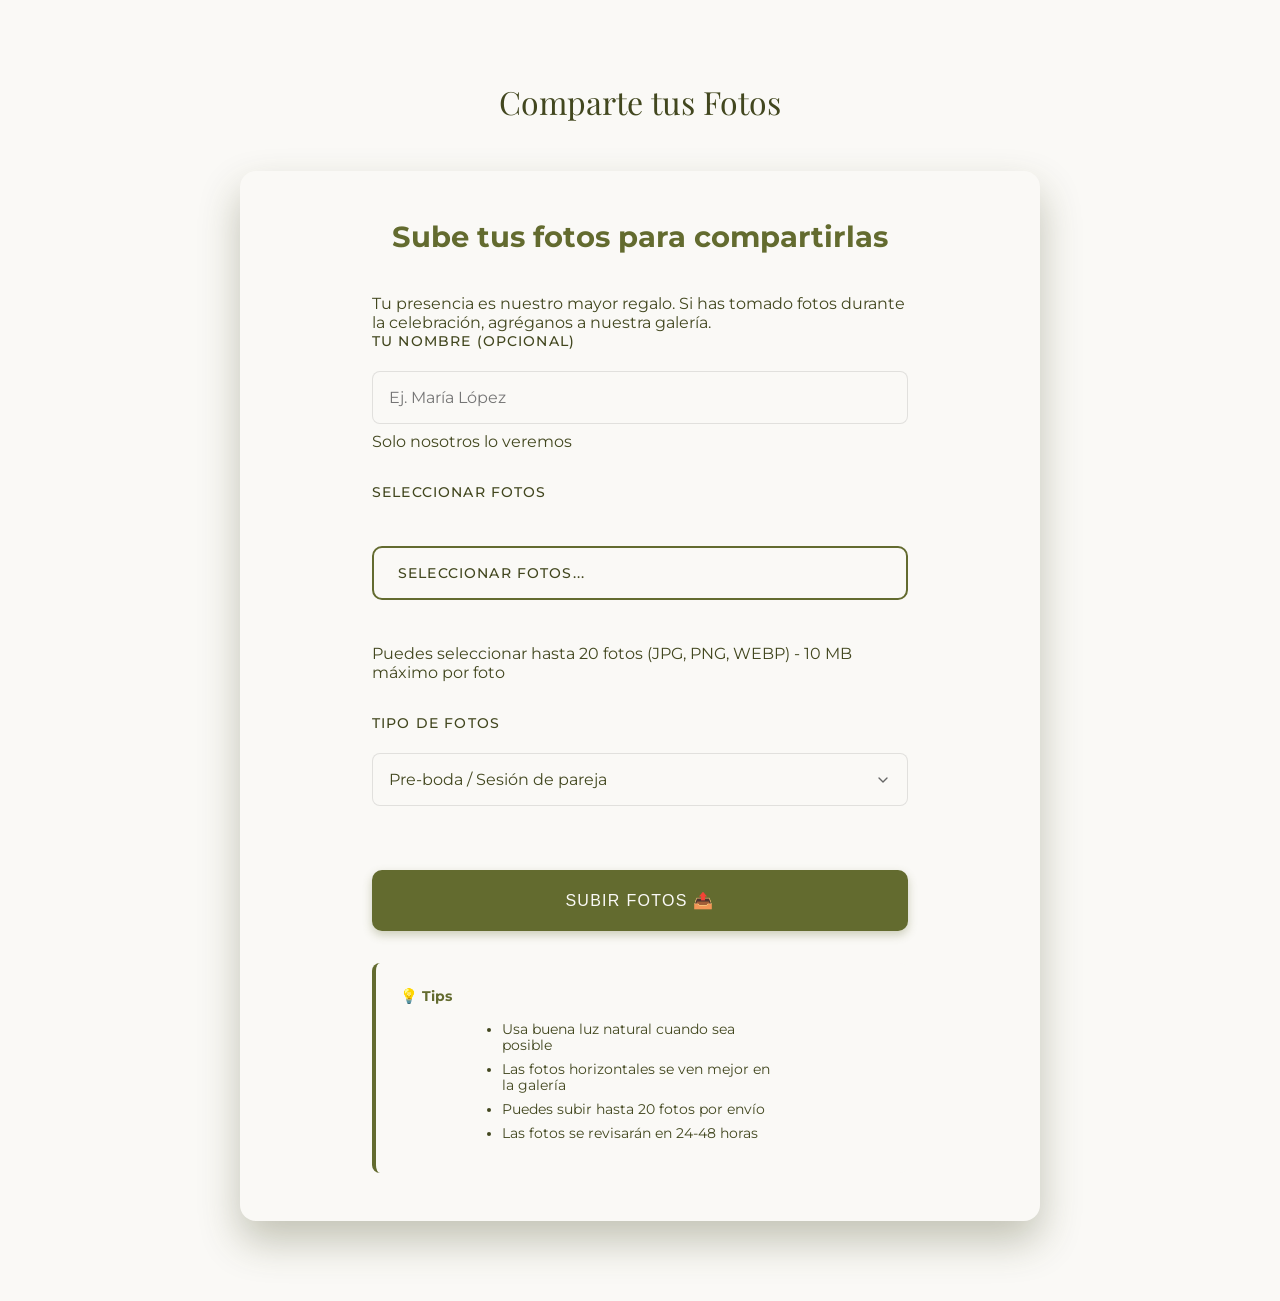
<file: upload.html>
<!DOCTYPE html>
<html lang="es">
<head>
    <meta charset="UTF-8">
    <meta name="viewport" content="width=device-width, initial-scale=1.0">
    <title>Subir Fotos - Nuestra Boda</title>
    <link rel="stylesheet" href="css/style.css">
    <link rel="stylesheet" href="css/upload.css">
    <link href="https://fonts.googleapis.com/css2?family=Montserrat:wght@300;400;500&family=Playfair+Display:ital,wght@0,400;0,600;1,400&display=swap" rel="stylesheet">
    
</head>
<body>
    <!-- Contenedor centralizado -->
    <main class="mobile-container">
        
        <!-- SECCIÓN: Subir Fotos -->
        <section class="upload-section">
            <div class="container">
                <h2 class="section-title">Comparte tus Fotos</h2>
                
                <!-- Contenedor del formulario -->
                <div class="upload-container">
                    <div class="upload-card">
                        <h3 class="upload-titulo">Sube tus fotos para compartirlas</h3>
                        <p>Tu presencia es nuestro mayor regalo. Si has tomado fotos durante la celebración, agréganos a nuestra galería.</p>
                        
                        <!-- Formulario de subida -->
                        <form id="uploadForm">
                            <!-- Nombre del invitado (opcional) -->
                            <div class="form-group">
                                <label for="nombreInvitado">Tu nombre (opcional)</label>
                                <input type="text" id="nombreInvitado" class="form-input" placeholder="Ej. María López">
                                <p class="help">Solo nosotros lo veremos</p>
                            </div>
                            
                            <!-- Archivos a subir -->
                            <div class="form-group">
                                <label for="fotos">Seleccionar fotos</label>
                                <div class="custom-file">
                                    <input type="file" id="fotos" name="fotos" class="form-input custom-file-input" multiple accept="image/*">
                                    <label for="fotos" class="custom-file-label">Seleccionar fotos...</label>
                                </div>
                                <p class="help">Puedes seleccionar hasta 20 fotos (JPG, PNG, WEBP) - 10 MB máximo por foto</p>
                            </div>
                            
                            <!-- Categoría de las fotos -->
                            <div class="form-group">
                                <label for="categoria">Tipo de fotos</label>
                                <select id="categoria" class="form-select" name="categoria">
                                    <option value="pre-wedding">Pre-boda / Sesión de pareja</option>
                                    <option value="ceremonia">Ceremonia</option>
                                    <option value="recepción">Recepción</option>
                                    <option value="fiesta">Fiesta / Diversión</option>
                                </select>
                            </div>
                            
                            <!-- Botón de enviar -->
                            <button type="submit" class="btn-subir">Subir Fotos 📤</button>
                        </form>
                        
                        <!-- Área de estado -->
                        <div class="estado-upload" id="estadoUpload">
                            <div id="spinner" style="width: 30px; height: 30px; margin: 0 auto 1rem; background: var(--verde-oliva); border-radius: 50%; animation: pulse 1.5s infinite;"></div>
                            <p id="mensajeEstado">Preparando carga...</p>
                        </div>
                        
                        <!-- Tips -->
                        <div class="upload-tips">
                            <h4>💡 Tips</h4>
                            <ul>
                                <li>Usa buena luz natural cuando sea posible</li>
                                <li>Las fotos horizontales se ven mejor en la galería</li>
                                <li>Puedes subir hasta 20 fotos por envío</li>
                                <li>Las fotos se revisarán en 24-48 horas</li>
                            </ul>
                        </div>
                    </div>
                </div>
            </div>
        </section>

    </main>

    <script>
        // Configuración de Cloudinary
        const CLOUD_NAME = 'otehk3l8';
        const UPLOAD_PRESET = 'boda-invitados'; // Preset unsigned creado en el panel de Cloudinary
        const API_URL = `https://api.cloudinary.com/v1_1/${CLOUD_NAME}/image/upload`;

        const MAX_FOTOS = 20;
        const MAX_PESO = 10 * 1024 * 1024; // 10 MB por foto
        const TIPOS_PERMITIDOS = ['image/jpeg', 'image/png', 'image/webp', 'image/heic'];

        // Categorías del <select> -> slug que usa la galería
        const CATEGORIAS = {
            'pre-wedding': 'pre-wedding',
            'ceremonia': 'ceremonia',
            'recepción': 'recepcion',
            'recepcion': 'recepcion',
            'fiesta': 'fiesta'
        };

        const estadoUpload = document.getElementById('estadoUpload');
        const mensajeEstado = document.getElementById('mensajeEstado');
        const btnSubir = document.querySelector('.btn-subir');

        // Limpia valores para no romper el formato key=value|key2=value2 de Cloudinary
        function limpiar(valor) {
            return String(valor || '').replace(/[|=\r\n]/g, ' ').trim();
        }

        function escapar(texto) {
            return String(texto).replace(/[&<>"']/g, c => ({
                '&': '&amp;', '<': '&lt;', '>': '&gt;', '"': '&quot;', "'": '&#39;'
            }[c]));
        }

        function validarArchivos(archivos) {
            if (archivos.length === 0) return 'Por favor selecciona al menos una foto.';
            if (archivos.length > MAX_FOTOS) return `Puedes subir un máximo de ${MAX_FOTOS} fotos por envío.`;

            for (const archivo of archivos) {
                if (!TIPOS_PERMITIDOS.includes(archivo.type)) {
                    return `"${archivo.name}" no es una imagen válida (JPG, PNG, WEBP o HEIC).`;
                }
                if (archivo.size > MAX_PESO) {
                    return `"${archivo.name}" pesa ${(archivo.size / 1048576).toFixed(1)} MB y el máximo es 10 MB.`;
                }
            }
            return null;
        }

        document.getElementById('uploadForm').addEventListener('submit', async (e) => {
            e.preventDefault();

            const fileInput = document.getElementById('fotos');
            const nombreInvitado = document.getElementById('nombreInvitado').value.trim();
            const categoriaSeleccionada = document.getElementById('categoria').value;
            const categoria = CATEGORIAS[categoriaSeleccionada] || 'fiesta';

            const archivos = Array.from(fileInput.files);
            const error = validarArchivos(archivos);
            if (error) {
                alert(error);
                return;
            }

            estadoUpload.classList.add('activo');
            estadoUpload.classList.remove('exito', 'error');
            btnSubir.disabled = true;

            let subidas = 0;
            const fallidas = [];

            for (let i = 0; i < archivos.length; i++) {
                const archivo = archivos[i];
                mensajeEstado.textContent = `Subiendo foto ${i + 1} de ${archivos.length}...`;

                // Cloudinary acepta un único archivo por petición: un POST por foto.
                const formData = new FormData();
                formData.append('file', archivo);
                formData.append('upload_preset', UPLOAD_PRESET);
                // El preset no fija carpeta, así que cada categoría cae en su subcarpeta.
                formData.append('asset_folder', `boda-invitados/${categoria}`);
                formData.append('context', `invitado=${limpiar(nombreInvitado)}|categoria=${categoria}`);

                try {
                    const response = await fetch(API_URL, { method: 'POST', body: formData });
                    const result = await response.json();

                    if (result.error) {
                        throw new Error(result.error.message || 'Error desconocido');
                    }
                    subidas++;
                } catch (err) {
                    console.error('Error al subir:', err);
                    fallidas.push({ archivo: archivo.name, error: err.message });
                }
            }

            estadoUpload.classList.remove('activo');
            btnSubir.disabled = false;

            if (fallidas.length === 0) {
                estadoUpload.classList.add('exito');
                mensajeEstado.innerHTML = `✅ ${subidas} ${subidas === 1 ? 'foto subida' : 'fotos subidas'} correctamente. ¡Gracias!`;
            } else if (subidas > 0) {
                estadoUpload.classList.add('error');
                mensajeEstado.innerHTML = `⚠️ ${subidas} subidas, ${fallidas.length} fallidas.<br><small>Falló: ${fallidas.map(f => escapar(f.archivo)).join(', ')}</small>`;
            } else {
                estadoUpload.classList.add('error');
                mensajeEstado.textContent = `Error: ${fallidas[0].error}`;
            }

            if (subidas > 0) {
                setTimeout(() => {
                    document.getElementById('uploadForm').reset();
                    estadoUpload.classList.remove('exito', 'error');
                    mensajeEstado.textContent = 'Preparando carga...';
                }, 5000);
            }
        });
    </script>
</body>
</html>
</file>
<file: css/style.css>
/* Variables Globales (Tu paleta de colores) */
:root {
    --verde-oscuro: #42471F;
    --verde-oliva: #636B2F;
    --verde-medio: #8E9943;
    --verde-pistacho: #B3C255;
    --verde-claro: #D9EB67;
    --crema: #FAF9F6;
    
    --font-serif: 'Playfair Display', serif;
    --font-sans: 'Montserrat', s    ans-serif;
}
/* --- PORTADA (Hero) --- */
/* --- PORTADA (Hero) --- */
.hero {
    position: relative;
    height: 80vh; /* Que ocupe toda la altura de la ventana para más elegancia */
    min-height: 600px;
    
    background-image: url('https://res.cloudinary.com/otehk3l8/image/upload/f_auto,q_auto/IMG_8806_resized'); 
    background-color: var(--verde-medio);
    background-size: cover; 
    
    /* EL SECRETO ESTÁ AQUÍ: 'center 20%' 
       Esto centra la imagen horizontalmente, pero verticalmente muestra el 20% superior.
       Si aún se cortan un poco, bájalo a 10% o 0% (top). Si hay mucho cielo, súbelo a 30%. */
    background-position: center 20%; 
    background-repeat: no-repeat;
    
    display: flex;
    align-items: flex-end;
    justify-content: center;
    padding-bottom: 5rem; /* Subimos un poco el texto para que no quede al ras */
}



/* Reseteo básico */
* {
    margin: 0;
    padding: 0;
    box-sizing: border-box;
    -webkit-tap-highlight-color: transparent; 
}


body {
    background-color: var(--crema);
    font-family: var(--font-sans);
    color: var(--verde-oscuro);
    margin: 0;
    min-height: 100vh;
}

.mobile-container {
    /* Ahora ocupará todo el ancho disponible */
    width: 100%;
    max-width: 100%;
    background-color: var(--crema);
    overflow-x: hidden;
    position: relative;
}


/* Degradado para transición suave hacia el fondo crema */
.overlay {
    position: absolute;
    bottom: 0;
    left: 0;
    width: 100%;
    height: 50%;
    background: linear-gradient(to top, var(--crema) 15%, transparent);
}

.hero-content {
    position: relative;
    z-index: 1;
    text-align: center;
    padding: 0 1.5rem;
}

.subtitle {
    font-size: 0.75rem;
    letter-spacing: 0.2em;
    text-transform: uppercase;
    margin-bottom: 1rem;
}

.title {
    font-family: var(--font-serif);
    font-size: 3.5rem;
    font-weight: 400;
    line-height: 1;
}

.title span {
    font-size: 2.2rem;
    font-style: italic;
    color: var(--verde-oliva);
}

.date-divider {
    width: 50px;
    height: 1px;
    background-color: var(--verde-oscuro);
    margin: 1.5rem auto 1rem;
}

.date {
    font-size: 0.85rem;
    letter-spacing: 0.15em;
}

/* --- CUENTA REGRESIVA --- */
.countdown-section {
    padding: 4rem 2rem;
    text-align: center;
}

.countdown-section h2 {
    font-family: var(--font-serif);
    color: var(--verde-oliva);
    font-size: 1.2rem;
    margin-bottom: 2rem;
    letter-spacing: 0.1em;
    text-transform: uppercase;
}

.countdown-container {
    display: flex;
    justify-content: center;
    align-items: flex-start;
    gap: 0.5rem;
}

.time-box {
    display: flex;
    flex-direction: column;
    align-items: center;
    width: 55px;
}

.time-box span {
    font-family: var(--font-serif);
    font-size: 2.2rem;
    color: var(--verde-oscuro);
}

.time-box p {
    font-size: 0.65rem;
    text-transform: uppercase;
    letter-spacing: 0.1em;
    margin-top: 0.4rem;
}

.colon {
    font-family: var(--font-serif);
    font-size: 1.8rem;
    line-height: 1.1;
    color: var(--verde-medio);
}

/* --- ANIMACIONES --- */
.scroll-anim {
    opacity: 0;
    transform: translateY(30px);
    transition: opacity 0.8s ease-out, transform 0.8s ease-out;
}

.scroll-anim.visible {
    opacity: 1;
    transform: translateY(0);
}



/* Seccion 2 */

/* =========================================
   SECCIONES 2 Y 3: DETALLES E ITINERARIO (MÓVIL)
   ========================================= */
.event-details-wrapper {
    display: flex;
    flex-direction: column;
    gap: 4rem;
    padding: 4rem 1.5rem;
    background-color: var(--crema);
}

.section-title {
    font-family: var(--font-serif);
    color: var(--verde-oliva);
    font-size: 2.5rem;
    text-align: center;
    margin-bottom: 2.5rem;
    font-weight: 400;
}

/* Tarjetas de Ubicación */
.location-card {
    background-color: #fff;
    border: 1px solid rgba(142, 153, 67, 0.2); /* Borde sutil verde-medio */
    padding: 2rem;
    text-align: center;
    border-radius: 8px;
    margin-bottom: 2rem;
    box-shadow: 0 4px 15px rgba(0,0,0,0.03);
}

.location-card h3 {
    font-family: var(--font-serif);
    color: var(--verde-oscuro);
    font-size: 1.5rem;
    margin-bottom: 0.5rem;
}

.location-card .time {
    color: var(--verde-medio);
    font-weight: 600;
    font-size: 0.9rem;
    letter-spacing: 0.1em;
    margin-bottom: 1rem;
}

.location-card .place, .location-card .address {
    font-size: 0.9rem;
    color: var(--verde-oscuro);
    margin-bottom: 0.2rem;
}

.btn-location {
    display: inline-block;
    margin-top: 1.5rem;
    padding: 0.6rem 1.5rem;
    background-color: var(--verde-oliva);
    color: var(--crema);
    text-decoration: none;
    font-size: 0.8rem;
    text-transform: uppercase;
    letter-spacing: 0.1em;
    border-radius: 50px;
    transition: background-color 0.3s;
}

.btn-location:hover {
    background-color: var(--verde-oscuro);
}

/* La línea de tiempo (Ajustada) */
.timeline {
    position: relative;
    max-width: 300px;
    margin: 0 auto;
    padding-left: 24px;
    border-left: 1px solid var(--verde-medio);
}

.timeline-item {
    position: relative;
    margin-bottom: 2.5rem;
}

.timeline-item:last-child {
    margin-bottom: 0;
}

.timeline-dot {
    position: absolute;
    left: -29.5px;
    top: 5px;
    width: 10px;
    height: 10px;
    background-color: var(--crema);
    border: 2px solid var(--verde-oliva);
    border-radius: 50%;
}

.timeline-time {
    font-size: 0.85rem;
    color: var(--verde-medio);
    font-weight: 600;
    margin-bottom: 0.3rem;
    letter-spacing: 0.1em;
}

.timeline-text h3 {
    font-family: var(--font-serif);
    color: var(--verde-oscuro);
    font-size: 1.4rem;
    margin-bottom: 0.3rem;
}

.timeline-text p {
    font-size: 0.85rem;
    color: var(--verde-oscuro);
    opacity: 0.8;
}


/* =========================================
   VENTANAS EMERGENTES (MODALES)
   ========================================= */
.modal-overlay {
    position: fixed;
    top: 0; left: 0; width: 100%; height: 100%;
    background-color: rgba(30, 35, 15, 0.7); /* Fondo oscuro con tono verdoso */
    display: flex;
    align-items: center; justify-content: center;
    z-index: 9999; /* Para que quede encima de TODO */
    
    /* Efecto de aparecer suavemente */
    opacity: 0; pointer-events: none;
    transition: opacity 0.3s ease;
}

.modal-overlay.active {
    opacity: 1; pointer-events: auto;
}

.modal-content {
    background-color: var(--crema);
    width: 90%; max-width: 450px;
    border-radius: 12px; padding: 2rem 1.5rem;
    position: relative; text-align: center;
    box-shadow: 0 15px 30px rgba(0,0,0,0.3);
    
    /* Efecto de deslizarse hacia arriba */
    transform: translateY(30px); transition: transform 0.3s ease;
}

.modal-overlay.active .modal-content {
    transform: translateY(0);
}

.close-btn {
    position: absolute; top: 5px; right: 15px;
    font-size: 2.2rem; background: none; border: none;
    color: var(--verde-oscuro); cursor: pointer;
}

.modal-content h3 {
    font-family: var(--font-serif); color: var(--verde-oliva);
    font-size: 1.6rem; margin-bottom: 1.2rem; margin-top: 0.5rem;
}

.modal-gallery img {
    width: 100%; height: 160px; object-fit: cover;
    border-radius: 8px; margin-bottom: 1.5rem;
}

.modal-map {
    width: 100%; border-radius: 8px; overflow: hidden; margin-bottom: 1.5rem;
    border: 1px solid rgba(0,0,0,0.1);
}

/* Modificador para que el botón ocupe todo el ancho */
.btn-full { 
    display: block; width: 100%; 
    box-sizing: border-box; 
}

.modal-icon {
    display: flex;
    justify-content: center;
    align-items: center;
    padding: 1rem 0;
    margin-bottom: 1rem;
}

.modal-icon svg {
    width: 60px;
    height: 60px;
    opacity: 0.85; /* Lo suaviza un poco para que sea elegante */
}


/* =========================================
   SECCIÓN 4: EXTRAS (PARALLAX) - MÓVIL
   ========================================= */
.extras-section {
    position: relative;
    padding: 5rem 1.5rem;
    
    /* EL EFECTO PARALLAX ESTÁ EN ESTAS 4 LÍNEAS */
    background-image: url('../assets/fondo-parallax.jpg'); /* Añade una foto a tus assets */
    background-attachment: fixed; 
    background-position: center;
    background-size: cover;
}

.parallax-overlay {
    position: absolute;
    top: 0; left: 0; width: 100%; height: 100%;
    /* Ponemos tu verde oscuro con un 85% de opacidad para tapar un poco la foto */
    background-color: rgba(66, 71, 31, 0.85); 
    z-index: 1;
}

.extras-content {
    position: relative;
    z-index: 2; /* Asegura que las tarjetas queden por encima del fondo oscuro */
    display: flex;
    flex-direction: column;
    gap: 3rem;
}

/* Tarjetas flotantes */
.extra-card {
    background-color: var(--crema);
    padding: 3rem 2rem;
    border-radius: 12px;
    text-align: center;
    box-shadow: 0 15px 30px rgba(0,0,0,0.3);
}

.extra-card h3 {
    font-family: var(--font-serif);
    color: var(--verde-oliva);
    font-size: 2rem;
    margin-bottom: 1rem;
}

.dress-code {
    font-size: 1.2rem;
    font-weight: 600;
    color: var(--verde-oscuro);
    margin-bottom: 1rem;
    letter-spacing: 0.1em;
    text-transform: uppercase;
}

.dress-note, .gift-note {
    font-size: 0.9rem;
    color: var(--verde-oscuro);
    line-height: 1.6;
    margin-bottom: 1.5rem;
}

/* Círculos de color */
.color-palette {
    display: flex;
    justify-content: center;
    gap: 1rem;
}

.color-circle {
    width: 30px;
    height: 30px;
    border-radius: 50%;
    border: 2px solid var(--crema);
    box-shadow: 0 2px 5px rgba(0,0,0,0.3);
}

/* Caja de datos bancarios */
.bank-details {
    background-color: rgba(142, 153, 67, 0.15); /* Verde medio súper clarito */
    padding: 1.5rem;
    border-radius: 8px;
    text-align: left;
    font-size: 0.9rem;
    color: var(--verde-oscuro);
}

.bank-details p {
    margin-bottom: 0.4rem;
}
/* Botones de Mesas de Regalos */
.registry-buttons {
    display: flex;
    flex-direction: column;
    gap: 1rem;
    margin-bottom: 2rem;
}

.btn-registry {
    display: block;
    padding: 0.8rem;
    border: 1px solid var(--verde-oliva);
    color: var(--verde-oliva);
    text-decoration: none;
    font-size: 0.85rem;
    text-transform: uppercase;
    letter-spacing: 0.1em;
    border-radius: 8px;
    transition: all 0.3s ease;
}

/* Efecto al pasar el mouse por encima (Hover) */
.btn-registry:hover {
    background-color: var(--verde-oliva);
    color: var(--crema);
}

/* Línea separadora con texto centrado */
.gift-divider {
    position: relative;
    text-align: center;
    margin-bottom: 2rem;
}

.gift-divider::before {
    content: '';
    position: absolute;
    top: 50%;
    left: 0;
    width: 100%;
    height: 1px;
    background-color: rgba(142, 153, 67, 0.3); /* Línea sutil */
    z-index: 1;
}

.gift-divider span {
    position: relative;
    background-color: var(--crema); /* Fondo igual al de la tarjeta para cortar la línea */
    padding: 0 1rem;
    color: var(--verde-medio);
    font-size: 0.8rem;
    text-transform: uppercase;
    letter-spacing: 0.15em;
    z-index: 2;
}
/* =========================================
   SECCIÓN 5: RSVP (FORMULARIO)
   ========================================= */
.rsvp-section {
    padding: 6rem 1.5rem;
    background-color: var(--crema);
    display: flex;
    justify-content: center;
}

.rsvp-container {
    background-color: #fff;
    width: 100%;
    max-width: 600px;
    padding: 3rem 2rem;
    border-radius: 12px;
    text-align: center;
    box-shadow: 0 10px 40px rgba(0,0,0,0.05);
    border: 1px solid rgba(142, 153, 67, 0.1);
}


.rsvp-text {
    font-size: 0.95rem;
    color: var(--verde-oscuro);
    line-height: 1.6;
    margin-bottom: 2.5rem;
}

.rsvp-form {
    text-align: left;
    display: flex;
    flex-direction: column;
    gap: 1.5rem;
}

.form-group {
    display: flex;
    flex-direction: column;
    gap: 0.5rem;
}

.form-group label {
    font-size: 0.85rem;
    color: var(--verde-oscuro);
    font-weight: 600;
    text-transform: uppercase;
    letter-spacing: 0.1em;
}

.form-group input, 
.form-group select, 
.form-group textarea {
    width: 100%;
    padding: 1rem;
    border: 1px solid rgba(0,0,0,0.1);
    border-radius: 8px;
    background-color: var(--crema);
    font-family: var(--font-sans);
    color: var(--verde-oscuro);
    font-size: 1rem;
    transition: border-color 0.3s;
}

.form-group input:focus, 
.form-group select:focus, 
.form-group textarea:focus {
    outline: none;
    border-color: var(--verde-oliva);
}

.btn-rsvp {
    background-color: var(--verde-oliva);
    color: var(--crema);
    border: none;
    padding: 1.2rem;
    font-size: 0.9rem;
    text-transform: uppercase;
    letter-spacing: 0.15em;
    border-radius: 8px;
    cursor: pointer;
    margin-top: 1rem;
    transition: background-color 0.3s;
}

.btn-rsvp:hover {
    background-color: var(--verde-oscuro);
}

/* =========================================
   FOOTER (PIE DE PÁGINA)
   ========================================= */
.site-footer {
    background-color: var(--verde-oscuro);
    color: var(--crema);
    text-align: center;
    padding: 4rem 2rem;
}

.footer-names {
    font-family: var(--font-serif);
    font-size: 2.5rem;
    margin-bottom: 0.5rem;
    color: var(--verde-claro);
}

.footer-date {
    font-size: 1rem;
    letter-spacing: 0.3em;
    margin-bottom: 2rem;
    opacity: 0.8;
}

.footer-credits {
    font-size: 0.75rem;
    opacity: 0.5;
    letter-spacing: 0.1em;
    text-transform: uppercase;
}

.footer-links {
    margin-top: 2rem;
    padding-top: 2rem;
    border-top: 1px solid var(--verde-oliva);
    display: flex;
    gap: 2rem;
    justify-content: center;
}

.footer-link {
    display: inline-block;
    padding: 0.8rem 1.5rem;
    background: var(--verde-oliva);
    color: var(--crema);
    text-decoration: none;
    font-size: 0.85rem;
    font-weight: 500;
    text-transform: uppercase;
    letter-spacing: 0.1em;
    border-radius: 50px;
    transition: all 0.3s ease;
    box-shadow: 0 4px 10px rgba(99, 107, 47, 0.3);
}

.footer-link:hover {
    background: var(--verde-oscuro);
    transform: translateY(-2px);
    box-shadow: 0 6px 15px rgba(99, 107, 47, 0.4);
}



/* --- BOTONES DE SELECCIÓN (RADIO BUTTONS) --- */
.attendance-options {
    display: flex;
    flex-direction: column; /* Apilados en celular */
    gap: 1rem;
    margin-top: 0.5rem;
}

.radio-card {
    cursor: pointer;
    flex: 1; /* Para que en PC ocupen la mitad cada uno */
}

/* Ocultamos el circulito feo nativo del radio button */
.radio-card input {
    display: none; 
}

/* Diseñamos la etiqueta como si fuera un botón */
.radio-label {
    display: block;
    padding: 1rem;
    border: 1px solid rgba(142, 153, 67, 0.3); /* Borde verde oliva sutil */
    border-radius: 8px;
    text-align: center;
    color: var(--verde-oscuro);
    background-color: var(--crema);
    font-size: 0.95rem;
    transition: all 0.3s ease;
}

/* ESTADO SELECCIONADO: Cuando el usuario hace clic */
.radio-card input:checked + .radio-label {
    background-color: var(--verde-oliva);
    color: var(--crema);
    border-color: var(--verde-oliva);
    box-shadow: 0 4px 10px rgba(142, 153, 67, 0.3);
}

/* Efecto hover suave (para PC) */
.radio-card:hover .radio-label {
    border-color: var(--verde-oliva);
}
/* =========================================
   GALERÍA DE FOTOS (MÓVIL)
   ========================================= */
.gallery-section {
    padding: 5rem 1.5rem;
    background-color: var(--crema);
}

.gallery-grid {
    display: grid;
    grid-template-columns: repeat(2, 1fr); /* 2 columnas en celular */
    gap: 1rem;
    grid-auto-rows: 150px; /* Altura base de las fotos en móvil */
}

.gallery-item {
    border-radius: 8px;
    overflow: hidden;
    position: relative;
    box-shadow: 0 4px 15px rgba(0,0,0,0.05);
}

/* Efecto al pasar el ratón (Hover) */
.gallery-item img {
    width: 100%;
    height: 100%;
    object-fit: cover;
    transition: transform 0.5s ease;
}

.gallery-item:hover img {
    transform: scale(1.08); /* Zoom sutil y elegante */
}

/* Modificadores para crear el efecto Collage/Masonry */
.item-tall {
    grid-row: span 2; /* Ocupa el doble de alto */
}

.item-wide {
    grid-column: span 2; /* Ocupa el doble de ancho */
}
/* --- CLASES PARA FOTOS EXTRA --- */
.foto-extra.hidden {
    display: none; /* Las oculta completamente */
}
/* --- CLASES PARA ANIMACIÓN DE LA GALERÍA --- */
.foto-extra.hidden {
    display: none; 
}

/* Le quitamos el ".foto-extra" al principio para que CUALQUIER foto pueda usar la animación */
.mostrar-animado {
    animation: aparecerSuave 0.6s ease-out forwards;
}

@keyframes aparecerSuave {
    0% { 
        opacity: 0; 
        transform: translateY(40px) scale(0.98); 
    }
    100% { 
        opacity: 1; 
        transform: translateY(0) scale(1); 
    }
}

.btn-gallery-container {
    text-align: center;
    margin-top: 3rem;
}


/* =========================================
   EFECTO COMPRESIÓN (GALERÍA EXTRA)
   ========================================= */
.wrapper-colapsable {
    display: grid;
    grid-template-rows: 0fr;
    transition: grid-template-rows 0.8s cubic-bezier(0.4, 0, 0.2, 1);
}

.wrapper-colapsable.abierto {
    grid-template-rows: 1fr;
}

.wrapper-inner {
    overflow: hidden;
    padding-top: 1rem; /* Espaciado para igualar el gap en celular */
}

@media (min-width: 768px) {
    .wrapper-inner {
        padding-top: 1.5rem; /* Espaciado para igualar el gap en PC */
    }
}
/* =========================================
   NUESTRA HISTORIA (MÓVIL)
   ========================================= */
.story-section {
    padding: 5rem 1.5rem;
    background-color: var(--crema);
}

.story-container {
    display: flex;
    flex-direction: column;
    gap: 2rem;
    max-width: 1000px;
    margin: 0 auto;
}

.story-image img {
    width: 100%;
    height: 400px;
    object-fit: cover;
    border-radius: 12px;
    box-shadow: 0 10px 30px rgba(0,0,0,0.1);
}

.story-content {
    text-align: center;
}

.story-text {
    font-size: 1rem;
    line-height: 1.8;
    color: var(--verde-oscuro);
    margin-bottom: 2.5rem;
}

/* Hitos (Fechas clave) */
.milestones {
    display: flex;
    flex-direction: column;
    gap: 1.5rem;
    border-top: 1px solid rgba(142, 153, 67, 0.3); /* Línea verde oliva sutil */
    padding-top: 2rem;
}

.milestone-item {
    display: flex;
    flex-direction: column;
    align-items: center;
}

.milestone-year {
    font-family: var(--font-serif);
    font-size: 1.5rem;
    color: var(--verde-oliva);
    margin-bottom: 0.2rem;
}

.milestone-desc {
    font-size: 0.85rem;
    text-transform: uppercase;
    letter-spacing: 0.1em;
    color: var(--verde-oscuro);
}
/* =========================================
   LIGHTBOX (VISOR DE FOTOS)
   ========================================= */
.lightbox-modal {
    display: none; /* Oculto por defecto */
    position: fixed;
    z-index: 9999; /* Por encima de absolutamente todo */
    left: 0;
    top: 0;
    width: 100%;
    height: 100%;
    background-color: rgba(0, 0, 0, 0.9); /* Fondo negro casi sólido */
    justify-content: center;
    align-items: center;
    touch-action: none;
}

/* La imagen ampliada */
.lightbox-content {
    max-width: 95%;
    max-height: 90vh; /* Para que nunca sea más alta que la pantalla */
    border-radius: 8px;
    box-shadow: 0 4px 25px rgba(0,0,0,0.5);
    animation: zoomIn 0.3s ease; /* Efecto suave de aparición */
    object-fit: contain;
    transition: transform 0.1s ease-out; /* Suaviza el acercamiento */


    -webkit-user-select: none;
    user-select: none;
    -webkit-tap-highlight-color: transparent;
}

/* El botón de cerrar (X) */
.lightbox-close {
    position: absolute;
    top: 20px;
    right: 35px;
    color: #ffffff;
    font-size: 40px;
    font-weight: bold;
    cursor: pointer;
    transition: color 0.3s;
    z-index: 10000;
}

.lightbox-close:hover {
    color: var(--verde-oliva);
}

/* Animación */
@keyframes zoomIn {
    from { transform: scale(0.9); opacity: 0; }
    to { transform: scale(1); opacity: 1; }
}

/* Hacer que el cursor indique que la foto se puede tocar */
.gallery-item img {
    cursor: pointer; 
}



@media (min-width: 768px) {
    .hero {
        height: 100vh; /* 100% del alto de la ventana en PC */
        padding-bottom: 5rem; /* Subimos un poco más el texto en PC */
    }

    /* --- SECCIONES 2 Y 3 EN PC (CSS GRID) --- */
    .event-details-wrapper {
        display: grid;
        grid-template-columns: 1fr 1fr; /* Divide la pantalla en dos mitades iguales */
        gap: 6rem; /* Separación amplia entre la información y el itinerario */
        padding: 6rem 10%;
        align-items: start; /* Para que las columnas no se estiren forzosamente hacia abajo */
    }

    .section-title {
        text-align: left; /* Alineamos los títulos a la izquierda en PC */
        font-size: 3rem;
        margin-bottom: 3.5rem;
    }

    /* Ajustes de las tarjetas para PC */
    .location-card {
        text-align: left;
        padding: 2.5rem;
    }

    .timeline {
        margin: 0; /* Quitamos el centrado de móvil */
        max-width: 100%;
    }
    /* --- SECCIÓN 4 EN PC --- */
    .extras-section {
        padding: 8rem 10%;
    }

    .extras-content {
        flex-direction: row; /* Coloca una tarjeta junto a la otra */
        gap: 5rem; /* Separación amplia */
    }

    .extra-card {
        flex: 1; /* Ambas tarjetas ocupan exactamente el mismo ancho (50%) */
        padding: 4rem 3rem;
    }
    /* --- SECCIÓN 5: RSVP EN PC --- */
    .rsvp-container {
        flex-direction: row; /* Coloca la imagen a la izquierda y el form a la derecha */
        align-items: stretch; /* Hace que la foto y el form tengan la misma altura */
    }

    .rsvp-image {
        width: 45%; /* La foto ocupa casi la mitad de la tarjeta */
        height: auto; /* Se ajusta automáticamente a la altura del formulario */
    }

    .rsvp-content {
        width: 55%; /* El formulario ocupa el resto */
        padding: 4rem; /* Más espacio interior para que respire en PC */
    }
    .attendance-options {
        flex-direction: row; /* Uno al lado del otro en PC */
    }
    /* --- GALERÍA EN PC --- */
    .gallery-section {
        padding: 6rem 10%;
    }

    .gallery-grid {
        grid-template-columns: repeat(4, 1fr); /* 4 columnas en PC */
        grid-auto-rows: 250px; /* Fotos más altas */
        gap: 1.5rem;
        grid-auto-flow: dense;
    }
    /* --- NUESTRA HISTORIA EN PC --- */
    .story-section {
        padding: 8rem 10%;
    }

    .story-container {
        flex-direction: row; /* Coloca imagen y texto lado a lado */
        align-items: center;
        gap: 5rem;
    }

    .story-image {
        flex: 1; /* Ocupa la mitad del espacio */
    }

    .story-image img {
        height: 550px; /* Foto más alta en PC */
    }

    .story-content {
        flex: 1; /* Ocupa la otra mitad */
        text-align: left; /* Alineamos a la izquierda para mayor elegancia */
    }

    .milestones {
        flex-direction: row; /* Ponemos los hitos en horizontal */
        justify-content: flex-start;
        gap: 3rem;
    }

    .milestone-item {
        align-items: flex-start; /* Alinear texto de los hitos a la izquierda */
    }
}
</file>
<file: css/upload.css>
/* --- DISEÑO PROPIO PARA UPLOAD --- */
.upload-section {
    padding: 5rem 1.5rem;
    background: var(--crema);
    min-height: 100vh;
}

.upload-section .section-title {
    text-align: center;
    margin-bottom: 3rem;
    color: var(--verde-oscuro);
    font-size: 2rem;
}

.upload-container {
    max-width: 800px;
    margin: 0 auto;
    
    border-radius: 16px;
    overflow: hidden;
    box-shadow: 0 20px 40px rgba(66, 71, 31, 0.3);
}

.upload-card {
    background: var(--crema);
    padding: 3rem 2rem;
    max-width: 600px;
    margin: 0 auto;
}

.upload-titulo {
    text-align: center;
    margin-bottom: 2.5rem;
    color: var(--verde-oliva);
    font-size: 1.8rem;
}

.upload-titulo span {
    color: var(--verde-oscuro);
    font-size: 0.9rem;
}

.form-group {
    margin-bottom: 2rem;
}

.form-group label {
    display: block;
    margin-bottom: 0.8rem;
    font-size: 0.9rem;
    font-weight: 500;
    text-transform: uppercase;
    letter-spacing: 0.08em;
    color: var(--verde-oscuro);
}

.form-input, 
.form-select {
    width: 100%;
    padding: 1rem 1.2rem;
    background: var(--crema);
    border: 2px solid rgba(142, 153, 67, 0.3);
    border-radius: 10px;
    font-family: var(--font-sans);
    font-size: 1rem;
    transition: all 0.3s ease;
    box-sizing: border-box;
}

.form-input:hover,
.form-select:hover {
    border-color: var(--verde-oliva);
}

.form-input:focus,
.form-select:focus {
    outline: none;
    border-color: var(--verde-oliva);
    box-shadow: 0 0 0 4px rgba(99, 107, 47, 0.15);
}

.custom-file {
    display: block;
    margin: 1.5rem 0;
}

.custom-file-input {
    display: none;
}

.custom-file-label {
    display: inline-block;
    padding: 1rem 1.5rem;
    color: var(--crema);
    border-radius: 10px;
    font-size: 0.9rem;
    font-weight: 500;
    text-transform: uppercase;
    letter-spacing: 0.08em;
    cursor: pointer;
    transition: background 0.3s;
    border: 2px solid var(--verde-oliva);
}

.custom-file-label:hover {
    background: var(--verde-oscuro);
    color: white;
}

.custom-file-label:focus {
    outline: none;
    border-color: var(--verde-oscuro);
}

.form-select {
    appearance: none;
    background-image: url("data:image/svg+xml;charset=UTF-8,%3Csvg xmlns='http://www.w3.org/2000/svg' width='16' height='16' viewBox='0 0 24 24' fill='none' stroke='%23666' stroke-width='2' stroke-linecap='round' stroke-linejoin='round'%3E%3Cpath d='M6 9l6 6l6-6'%3E%3C/path%3E%3C/svg%3E");
    background-repeat: no-repeat;
    background-position: right 1rem center;
    padding-right: 3rem;
}

.btn-subir {
    width: 100%;
    padding: 1.3rem;
    background: var(--verde-oliva);
    color: var(--crema);
    border: none;
    border-radius: 10px;
    font-size: 1rem;
    font-weight: 500;
    text-transform: uppercase;
    letter-spacing: 0.08em;
    cursor: pointer;
    margin-top: 2rem;
    transition: all 0.3s ease;
    box-shadow: 0 4px 10px rgba(99, 107, 47, 0.3);
}

.btn-subir:hover {
    background: var(--verde-oscuro);
    transform: translateY(-2px);
    box-shadow: 0 6px 15px rgba(99, 107, 47, 0.4);
}

.btn-subir:active {
    transform: translateY(2px);
    box-shadow: 0 2px 5px rgba(99, 107, 47, 0.3);
}

.btn-subir:focus {
    outline: none;
    box-shadow: 0 4px 10px rgba(99, 107, 47, 0.3);
}

.btn-subir:disabled {
    opacity: 0.6;
    cursor: not-allowed;
    transform: none;
    box-shadow: none;
}

.estado-upload {
    text-align: center;
    padding: 2rem;
    display: none;
}

.estado-upload.activo {
    display: block;
}

.estado-upload.exito {
    color: var(--verde-oliva);
}

.estado-upload.error {
    color: #e74c3c;
}

.upload-tips {
    background: var(--crema);
    padding: 1.5rem;
    margin-top: 2rem;
    border-radius: 8px;
    border-left: 4px solid var(--verde-oliva);
}

.upload-tips h4 {
    color: var(--verde-oliva);
    margin-bottom: 1rem;
    font-size: 0.9rem;
}

.upload-tips ul {
    text-align: left;
    max-width: 280px;
    margin: 0 auto;
}

.upload-tips li {
    margin-bottom: 0.5rem;
    font-size: 0.85rem;
    color: var(--verde-oscuro);
}
</file>
